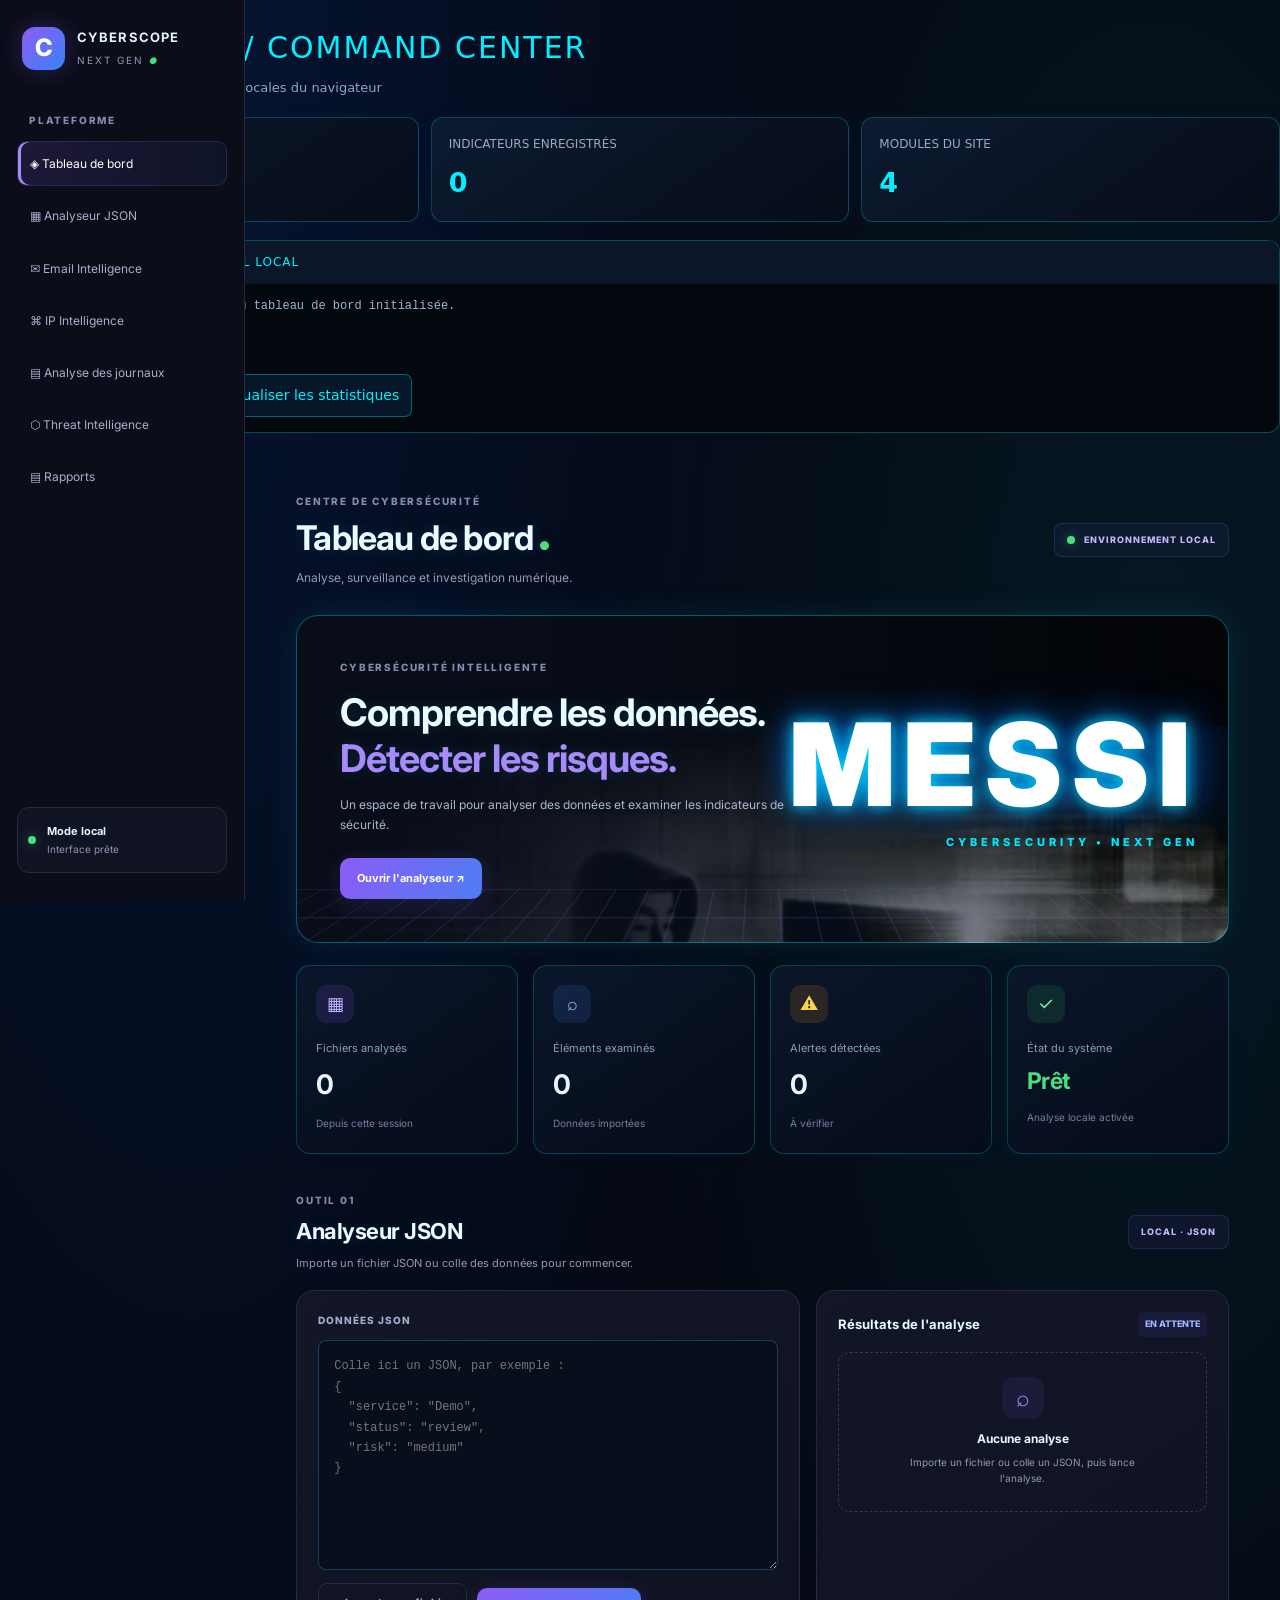
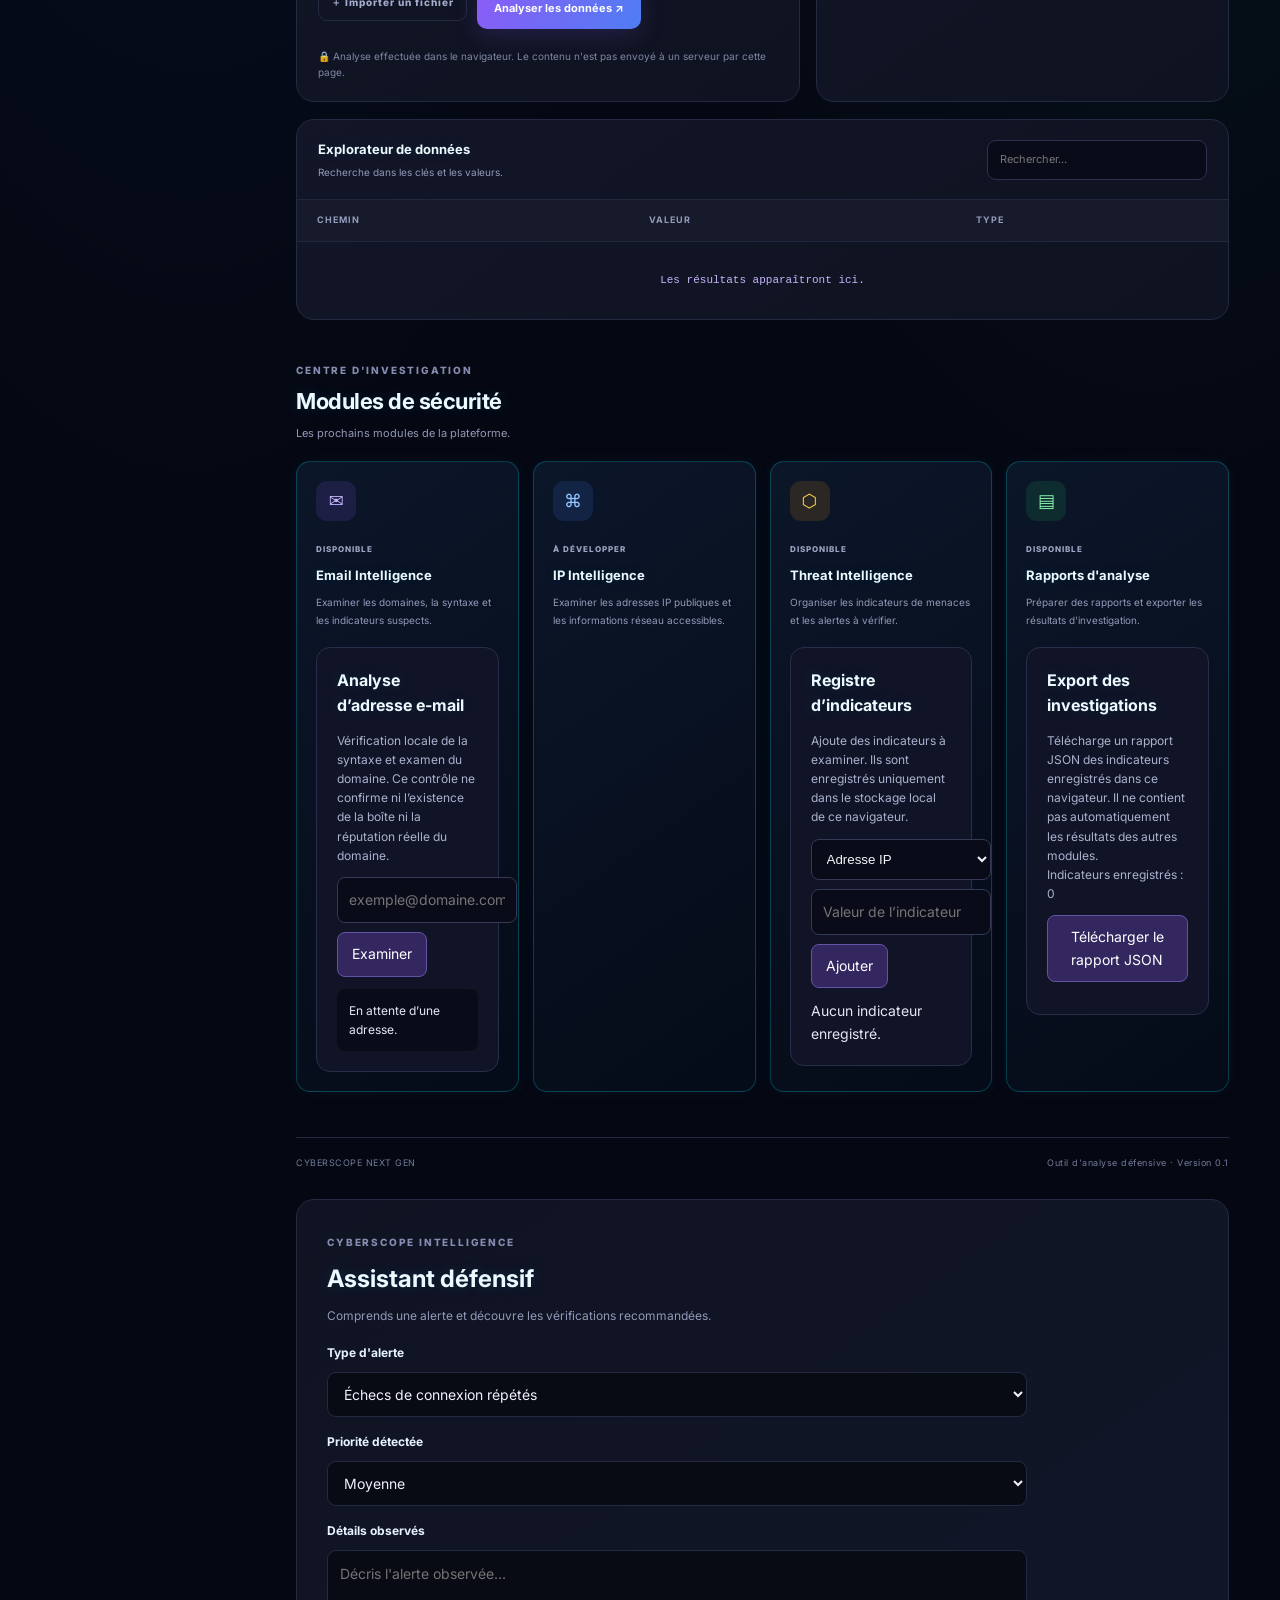
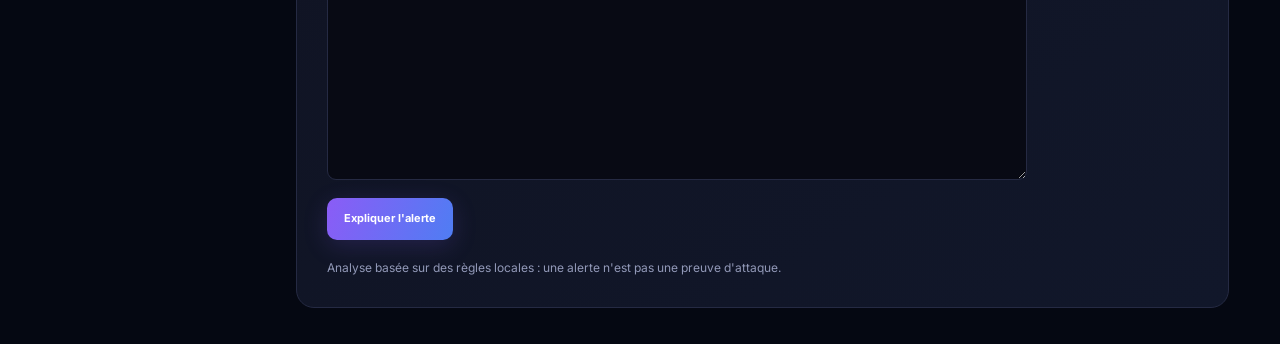
<file: index.html>
<!DOCTYPE html>
<html lang="fr">
<head>
  <meta charset="UTF-8">
  <meta name="viewport" content="width=device-width, initial-scale=1.0">
  <meta name="theme-color" content="#090b18">
  <title>CYBERSCOPE NEXT GEN</title>
  <link rel="stylesheet" href="css/style.css">
</head>
<body>
  <div class="layout">
    <aside class="sidebar">
      <div class="brand">
        <div class="brand-icon">C</div>
        <div>
          <strong>CYBERSCOPE</strong>
          <span>NEXT GEN <i>●</i></span>
        </div>
      </div>

      <div class="menu-label">PLATEFORME</div>
      <nav>
        <a class="nav-link active" href="#dashboard">◈ Tableau de bord</a>
        <a class="nav-link" href="#json">▦ Analyseur JSON</a>
        <a class="nav-link" href="#email">✉ Email Intelligence</a>
        <a class="nav-link" href="ip-intelligence.html">⌘ IP Intelligence</a>
        <a class="nav-link" href="logs.html">▤ Analyse des journaux</a>
        <a class="nav-link" href="#threats">⬡ Threat Intelligence</a>
        <a class="nav-link" href="#reports">▤ Rapports</a>
      </nav>

      <div class="sidebar-bottom">
        <div class="status-dot"></div>
        <div>
          <strong>Mode local</strong>
          <span>Interface prête</span>
        </div>
      </div>
    </aside>

    <main class="main-content" id="dashboard">
      <header class="topbar">
        <div>
          <div class="eyebrow">CENTRE DE CYBERSÉCURITÉ</div>
          <h1>Tableau de bord <span>●</span></h1>
          <p>Analyse, surveillance et investigation numérique.</p>
        </div>
        <div class="top-badge"><span></span> ENVIRONNEMENT LOCAL</div>
      </header>

      <section class="welcome-panel">
        <div class="welcome-text">
          <div class="eyebrow">CYBERSÉCURITÉ INTELLIGENTE</div>
          <h2>Comprendre les données.<br><span>Détecter les risques.</span></h2>
          <p>Un espace de travail pour analyser des données et examiner les indicateurs de sécurité.</p>
          <a href="#json" class="primary-button">Ouvrir l'analyseur ↗</a>
        </div>
<div class="messi-visual">
  <div class="messi-overlay"></div>
  <div class="messi-name">MESSI</div>
  <div class="messi-caption">CYBERSECURITY • NEXT GEN</div>
</div>        <div class="grid-decoration"></div>
      </section>

      <section class="stats-grid">
        <article class="stat-card">
          <div class="stat-icon purple">▦</div>
          <span>Fichiers analysés</span>
          <strong id="filesCount">0</strong>
          <small>Depuis cette session</small>
        </article>
        <article class="stat-card">
          <div class="stat-icon blue">⌕</div>
          <span>Éléments examinés</span>
          <strong id="itemsCount">0</strong>
          <small>Données importées</small>
        </article>
        <article class="stat-card">
          <div class="stat-icon orange">⚠</div>
          <span>Alertes détectées</span>
          <strong id="alertsCount">0</strong>
          <small>À vérifier</small>
        </article>
        <article class="stat-card">
          <div class="stat-icon green">✓</div>
          <span>État du système</span>
          <strong class="healthy">Prêt</strong>
          <small>Analyse locale activée</small>
        </article>
      </section>

      <section class="workspace" id="json">
        <div class="section-heading">
          <div>
            <div class="eyebrow">OUTIL 01</div>
            <h2>Analyseur JSON</h2>
            <p>Importe un fichier JSON ou colle des données pour commencer.</p>
          </div>
          <span class="tool-tag">LOCAL · JSON</span>
        </div>

        <div class="analyzer-grid">
          <div class="input-panel">
            <label for="jsonInput">DONNÉES JSON</label>
            <textarea id="jsonInput" spellcheck="false" placeholder='Colle ici un JSON, par exemple :
{
  "service": "Demo",
  "status": "review",
  "risk": "medium"
}'></textarea>
            <div class="input-actions">
              <label class="file-button" for="jsonFile">＋ Importer un fichier</label>
              <input id="jsonFile" type="file" accept=".json,application/json" hidden>
              <button id="analyzeButton" class="primary-button" type="button">Analyser les données ↗</button>
            </div>
            <p class="privacy-note">🔒 Analyse effectuée dans le navigateur. Le contenu n'est pas envoyé à un serveur par cette page.</p>
          </div>

          <div class="results-panel">
            <div class="results-heading">
              <h3>Résultats de l'analyse</h3>
              <span id="resultStatus" class="result-status">EN ATTENTE</span>
            </div>
            <div id="summary" class="summary-box">
              <div class="empty-icon">⌕</div>
              <strong>Aucune analyse</strong>
              <p>Importe un fichier ou colle un JSON, puis lance l'analyse.</p>
            </div>
            <div id="alertsList" class="alerts-list"></div>
          </div>
        </div>

        <div class="table-panel">
          <div class="table-heading">
            <div>
              <h3>Explorateur de données</h3>
              <p>Recherche dans les clés et les valeurs.</p>
            </div>
            <input id="searchInput" type="search" placeholder="Rechercher..." aria-label="Rechercher dans les résultats">
          </div>
          <div class="table-scroll">
            <table>
              <thead>
                <tr><th>CHEMIN</th><th>VALEUR</th><th>TYPE</th></tr>
              </thead>
              <tbody id="dataTable">
                <tr><td colspan="3" class="empty-cell">Les résultats apparaîtront ici.</td></tr>
              </tbody>
            </table>
          </div>
        </div>
      </section>

      <section class="modules-section">
        <div class="section-heading">
          <div>
            <div class="eyebrow">CENTRE D'INVESTIGATION</div>
            <h2>Modules de sécurité</h2>
            <p>Les prochains modules de la plateforme.</p>
          </div>
        </div>
        <div class="modules-grid">
          <article class="module-card" id="email">
            <div class="module-icon purple">✉</div>
            <span class="module-state">À DÉVELOPPER</span>
            <h3>Email Intelligence</h3>
            <p>Examiner les domaines, la syntaxe et les indicateurs suspects.</p>
          </article>
          <article class="module-card" id="network">
            <div class="module-icon blue">⌘</div>
            <span class="module-state">À DÉVELOPPER</span>
            <h3>IP Intelligence</h3>
            <p>Examiner les adresses IP publiques et les informations réseau accessibles.</p>
          </article>
          <article class="module-card" id="threats">
            <div class="module-icon orange">⬡</div>
            <span class="module-state">À DÉVELOPPER</span>
            <h3>Threat Intelligence</h3>
            <p>Organiser les indicateurs de menaces et les alertes à vérifier.</p>
          </article>
          <article class="module-card" id="reports">
            <div class="module-icon green">▤</div>
            <span class="module-state">À DÉVELOPPER</span>
            <h3>Rapports d'analyse</h3>
            <p>Préparer des rapports et exporter les résultats d'investigation.</p>
          </article>
        </div>
      </section>

      <footer>
        <span>CYBERSCOPE NEXT GEN</span>
        <span>Outil d'analyse défensive · Version 0.1</span>
      </footer>
    
<section class="assistant-panel" id="defensive-assistant">
  <div class="assistant-heading">
    <span class="eyebrow">CYBERSCOPE INTELLIGENCE</span>
    <h2>Assistant défensif</h2>
    <p>Comprends une alerte et découvre les vérifications recommandées.</p>
  </div>

  <form id="assistant-form">
    <label for="assistant-type">Type d'alerte</label>
    <select id="assistant-type" required>
      <option value="repeated_authentication_failures">Échecs de connexion répétés</option>
      <option value="security_log_keyword">Erreur détectée dans un journal</option>
      <option value="unknown">Autre alerte</option>
    </select>

    <label for="assistant-severity">Priorité détectée</label>
    <select id="assistant-severity">
      <option value="high">Élevée</option>
      <option value="medium" selected>Moyenne</option>
      <option value="low">Faible</option>
    </select>

    <label for="assistant-reason">Détails observés</label>
    <textarea id="assistant-reason" rows="3" maxlength="1000"
      placeholder="Décris l'alerte observée…" required></textarea>

    <button class="primary-button" type="submit">Expliquer l'alerte</button>
  </form>

  <p id="assistant-status" role="status" aria-live="polite"></p>
  <div id="assistant-result" class="assistant-result" hidden></div>
  <p class="assistant-disclaimer">
    Analyse basée sur des règles locales : une alerte n'est pas une preuve d'attaque.
  </p>
</section>

</main>
  </div>

  <script src="js/history.js"></script>
  <script src="js/app.js"></script>
  <script src="js/modules.js"></script>
  <script src="js/dashboard.js"></script>
<script src="js/assistant.js"></script>
</body>
</html>
</file>
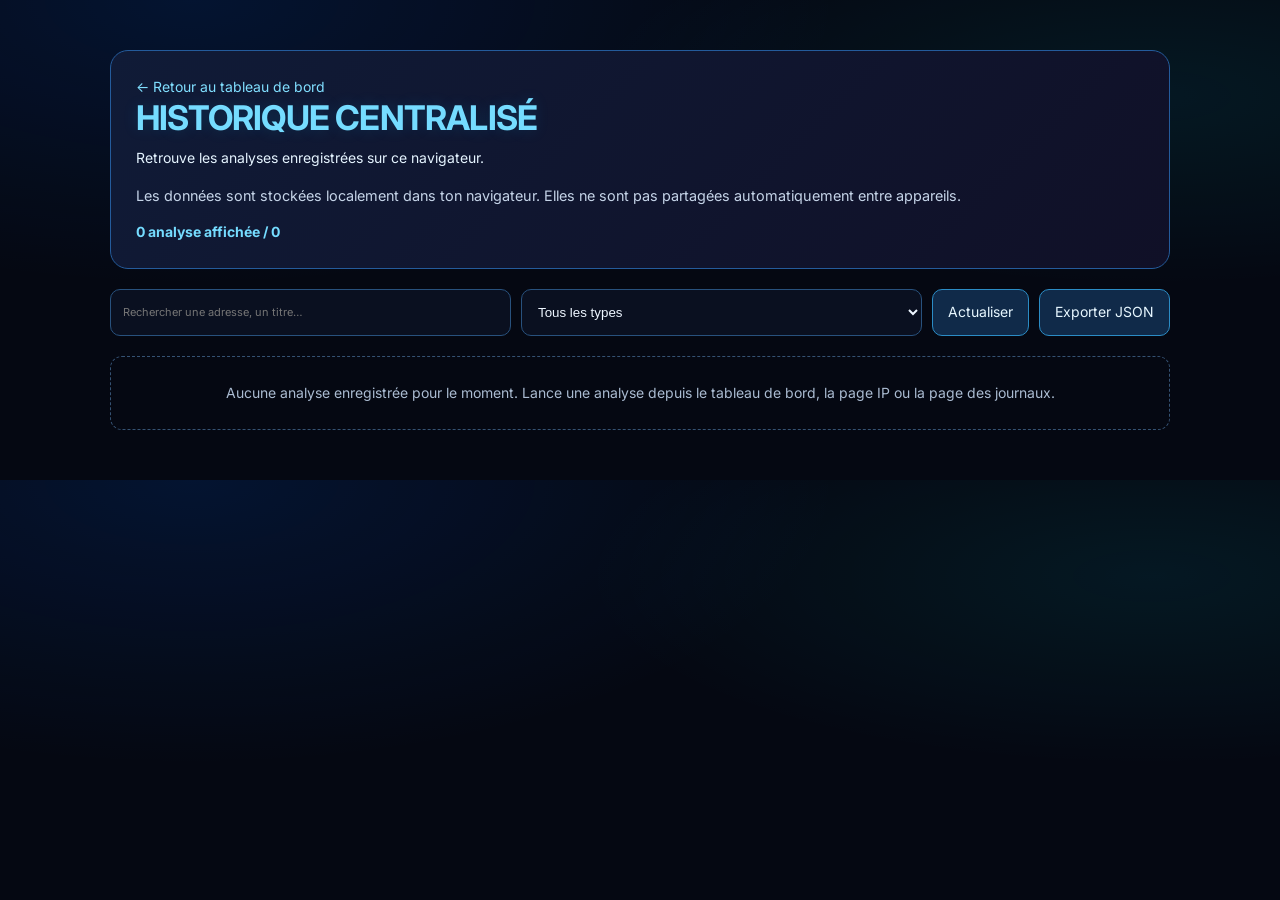
<file: history.html>
<!DOCTYPE html>
<html lang="fr">
<head>
  <meta charset="UTF-8">
  <meta name="viewport" content="width=device-width, initial-scale=1">
  <meta name="theme-color" content="#070b18">
  <title>Historique | CYBERSCOPE NEXT GEN</title>
  <link rel="stylesheet" href="css/style.css">
  <style>
    .history-wrap{max-width:1100px;margin:30px auto;padding:20px}
    .history-head{padding:25px;border:1px solid #245b9b;border-radius:18px;background:linear-gradient(135deg,#101b37,#101027);margin-bottom:20px}
    .history-head h1{margin:0 0 8px;color:#75dcff}
    .history-tools{display:flex;flex-wrap:wrap;gap:10px;margin:20px 0}
    .history-tools input,.history-tools select{flex:1;min-width:170px;padding:12px;background:#0a1020;color:#eef6ff;border:1px solid #28517d;border-radius:10px}
    .history-btn{padding:11px 15px;border:1px solid #2b8cc5;border-radius:10px;background:#102a49;color:#e7f7ff;cursor:pointer}
    .history-btn:hover{background:#16436b}
    .history-list{display:grid;gap:12px}
    .history-item{padding:17px;border:1px solid #253b5b;border-radius:13px;background:#0c1324;overflow-wrap:anywhere}
    .history-item h3{margin:0 0 8px;color:#a8eaff}
    .history-meta{font-size:.86rem;color:#9eb4ce;margin-bottom:10px}
    .history-item pre{white-space:pre-wrap;overflow-wrap:anywhere;max-height:240px;overflow:auto;color:#c8d8ef;background:#080d18;padding:12px;border-radius:8px}
    .history-empty{padding:25px;text-align:center;border:1px dashed #355273;border-radius:12px;color:#aabbd1}
    .history-count{color:#75dcff}
    .history-warning{font-size:.9rem;color:#c5d4e8}
    .history-back{color:#80dfff}
  </style>
</head>
<body>
  <main class="history-wrap">
    <section class="history-head">
      <a class="history-back" href="index.html">← Retour au tableau de bord</a>
      <h1>HISTORIQUE CENTRALISÉ</h1>
      <p>Retrouve les analyses enregistrées sur ce navigateur.</p>
      <p class="history-warning">Les données sont stockées localement dans ton navigateur. Elles ne sont pas partagées automatiquement entre appareils.</p>
      <strong class="history-count" id="historyCount">0 analyse</strong>
    </section>

    <section class="history-tools" aria-label="Recherche et filtres">
      <input id="historySearch" type="search" placeholder="Rechercher une adresse, un titre…">
      <select id="historyType" aria-label="Filtrer par type">
        <option value="all">Tous les types</option>
        <option value="json">Analyse JSON</option>
        <option value="logs">Analyse des journaux</option>
        <option value="ip">Analyse IP</option>
      </select>
      <button class="history-btn" id="historyRefresh" type="button">Actualiser</button>
      <button class="history-btn" id="historyExport" type="button">Exporter JSON</button>
    </section>

    <section id="historyList" class="history-list" aria-live="polite"></section>
  </main>
  <script src="js/history.js"></script>
  <script>
    "use strict";
    const list = document.getElementById("historyList");
    const search = document.getElementById("historySearch");
    const typeFilter = document.getElementById("historyType");
    const count = document.getElementById("historyCount");

    function safeText(value) {
      return String(value ?? "");
    }

    function renderHistory() {
      const all = window.CyberScopeHistory.read();
      const query = search.value.trim().toLowerCase();
      const type = typeFilter.value;
      const filtered = all.filter(entry => {
        const matchesType = type === "all" || entry.type === type;
        const searchable = [
          entry.title,
          entry.type,
          entry.date,
          JSON.stringify(entry.details || {})
        ].join(" ").toLowerCase();
        return matchesType && searchable.includes(query);
      });

      count.textContent = `${filtered.length} analyse${filtered.length > 1 ? "s" : ""} affichée${filtered.length > 1 ? "s" : ""} / ${all.length}`;

      list.replaceChildren();

      if (!filtered.length) {
        const empty = document.createElement("div");
        empty.className = "history-empty";
        empty.textContent = all.length
          ? "Aucun résultat. Essaie un autre mot ou filtre."
          : "Aucune analyse enregistrée pour le moment. Lance une analyse depuis le tableau de bord, la page IP ou la page des journaux.";
        list.appendChild(empty);
        return;
      }

      for (const entry of filtered) {
        const card = document.createElement("article");
        card.className = "history-item";

        const heading = document.createElement("h3");
        heading.textContent = entry.title || "Analyse sans titre";

        const meta = document.createElement("div");
        meta.className = "history-meta";
        const date = new Date(entry.date);
        meta.textContent = `${entry.type.toUpperCase()} · ${
          Number.isNaN(date.getTime()) ? entry.date : date.toLocaleString("fr-FR")
        }`;

        const details = document.createElement("pre");
        details.textContent = JSON.stringify(entry.details || {}, null, 2);

        card.append(heading, meta, details);
        list.appendChild(card);
      }
    }

    search.addEventListener("input", renderHistory);
    typeFilter.addEventListener("change", renderHistory);
    document.getElementById("historyRefresh").addEventListener("click", renderHistory);
    document.getElementById("historyExport").addEventListener("click", () => {
      const data = window.CyberScopeHistory.read();
      const blob = new Blob([JSON.stringify(data, null, 2)], {type:"application/json"});
      const url = URL.createObjectURL(blob);
      const link = document.createElement("a");
      link.href = url;
      link.download = "cyberscope-historique.json";
      link.click();
      setTimeout(() => URL.revokeObjectURL(url), 1000);
    });

    renderHistory();
  </script>
</body>
</html>
</file>
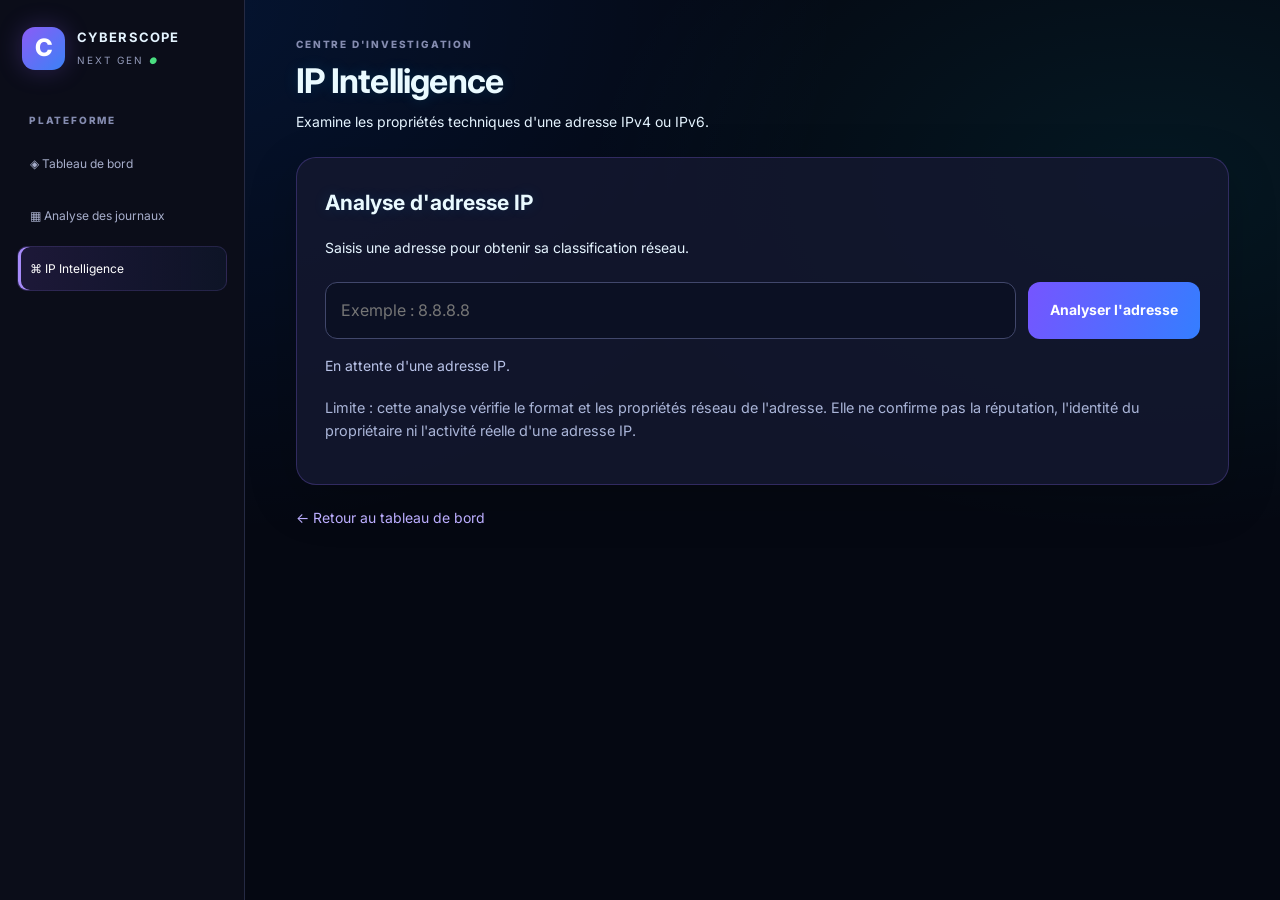
<file: ip-intelligence.html>
<!DOCTYPE html>
<html lang="fr">
<head>
  <meta charset="UTF-8">
  <meta name="viewport" content="width=device-width, initial-scale=1.0">
  <meta name="theme-color" content="#090b18">
  <title>IP Intelligence | CYBERSCOPE NEXT GEN</title>
  <link rel="stylesheet" href="css/style.css">
  <style>
    .ip-page {
      max-width: 1000px;
      margin: 0 auto;
    }

    .ip-panel {
      margin-top: 24px;
      padding: 28px;
      background: rgba(20, 24, 48, .85);
      border: 1px solid rgba(145, 110, 255, .25);
      border-radius: 20px;
      box-shadow: 0 15px 50px rgba(0, 0, 0, .18);
    }

    .ip-form {
      display: flex;
      gap: 12px;
      margin-top: 22px;
      flex-wrap: wrap;
    }

    .ip-form input {
      flex: 1;
      min-width: 180px;
      padding: 15px;
      border-radius: 12px;
      border: 1px solid #41476b;
      background: #0b1023;
      color: #fff;
      font-size: 16px;
    }

    .ip-form button {
      padding: 15px 22px;
      border: 0;
      border-radius: 12px;
      background: linear-gradient(110deg, #7655ff, #347eff);
      color: white;
      font-weight: bold;
      cursor: pointer;
    }

    .ip-form button:disabled {
      opacity: .6;
      cursor: wait;
    }

    .ip-status {
      margin-top: 16px;
      color: #b9c3e8;
      overflow-wrap: anywhere;
    }

    .ip-results {
      display: none;
      margin-top: 24px;
    }

    .ip-results.visible {
      display: block;
    }

    .ip-badge {
      display: inline-block;
      padding: 7px 12px;
      border-radius: 30px;
      background: rgba(117, 85, 255, .18);
      color: #c9bbff;
      border: 1px solid rgba(145, 110, 255, .3);
    }

    .ip-grid {
      display: grid;
      grid-template-columns: repeat(auto-fit, minmax(150px, 1fr));
      gap: 12px;
      margin: 20px 0;
    }

    .ip-item {
      padding: 16px;
      background: #0c1228;
      border: 1px solid #252d4b;
      border-radius: 12px;
      overflow-wrap: anywhere;
    }

    .ip-item small {
      display: block;
      color: #9ba8d0;
      margin-bottom: 8px;
    }

    .ip-item strong {
      color: #f1f3ff;
    }

    .ip-recommendations {
      padding-left: 22px;
      line-height: 1.8;
      color: #d1d8f5;
    }

    .ip-back {
      display: inline-block;
      margin-top: 22px;
      color: #bcaeff;
    }

    .ip-note {
      color: #aab5d8;
      font-size: .9rem;
      line-height: 1.6;
      margin-top: 18px;
    }
  </style>
</head>
<body>
  <div class="layout">
    <aside class="sidebar">
      <div class="brand">
        <div class="brand-icon">C</div>
        <div>
          <strong>CYBERSCOPE</strong>
          <span>NEXT GEN <i>●</i></span>
        </div>
      </div>

      <div class="menu-label">PLATEFORME</div>
      <nav>
        <a class="nav-link" href="index.html">◈ Tableau de bord</a>
        <a class="nav-link" href="logs.html">▦ Analyse des journaux</a>
        <a class="nav-link active" href="ip-intelligence.html">⌘ IP Intelligence</a>
      </nav>
    </aside>

    <main class="main-content">
      <div class="ip-page">
        <div class="eyebrow">CENTRE D'INVESTIGATION</div>
        <h1>IP Intelligence</h1>
        <p>Examine les propriétés techniques d'une adresse IPv4 ou IPv6.</p>

        <section class="ip-panel">
          <h2>Analyse d'adresse IP</h2>
          <p>Saisis une adresse pour obtenir sa classification réseau.</p>

          <form id="ipForm" class="ip-form">
            <input
              id="ipInput"
              name="ip"
              type="text"
              placeholder="Exemple : 8.8.8.8"
              autocomplete="off"
              spellcheck="false"
              required
              maxlength="100"
              aria-label="Adresse IP à analyser"
            >
            <button id="analyzeButton" type="submit">Analyser l'adresse</button>
          </form>

          <div id="ipStatus" class="ip-status" role="status" aria-live="polite">
            En attente d'une adresse IP.
          </div>

          <div id="ipResults" class="ip-results">
            <h3>Résultat de l'analyse</h3>
            <p><span id="ipBadge" class="ip-badge"></span></p>

            <div class="ip-grid">
              <div class="ip-item">
                <small>Adresse examinée</small>
                <strong id="resultAddress">—</strong>
              </div>
              <div class="ip-item">
                <small>Version IP</small>
                <strong id="resultVersion">—</strong>
              </div>
              <div class="ip-item">
                <small>Adresse publique</small>
                <strong id="resultGlobal">—</strong>
              </div>
              <div class="ip-item">
                <small>Adresse privée</small>
                <strong id="resultPrivate">—</strong>
              </div>
              <div class="ip-item">
                <small>Boucle locale</small>
                <strong id="resultLoopback">—</strong>
              </div>
              <div class="ip-item">
                <small>Adresse réservée</small>
                <strong id="resultReserved">—</strong>
              </div>
            </div>

            <h3>Recommandations</h3>
            <ul id="ipRecommendations" class="ip-recommendations"></ul>

            <button id="downloadReport" type="button" class="primary-button">
              Télécharger le rapport JSON
            </button>
          </div>

          <p class="ip-note">
            Limite : cette analyse vérifie le format et les propriétés réseau
            de l'adresse. Elle ne confirme pas la réputation, l'identité du
            propriétaire ni l'activité réelle d'une adresse IP.
          </p>
        </section>

        <a class="ip-back" href="index.html">← Retour au tableau de bord</a>
      </div>
    </main>
  </div>

  <script src="js/history.js"></script>
  <script src="js/ip-intelligence.js"></script>
</body>
</html>
</file>
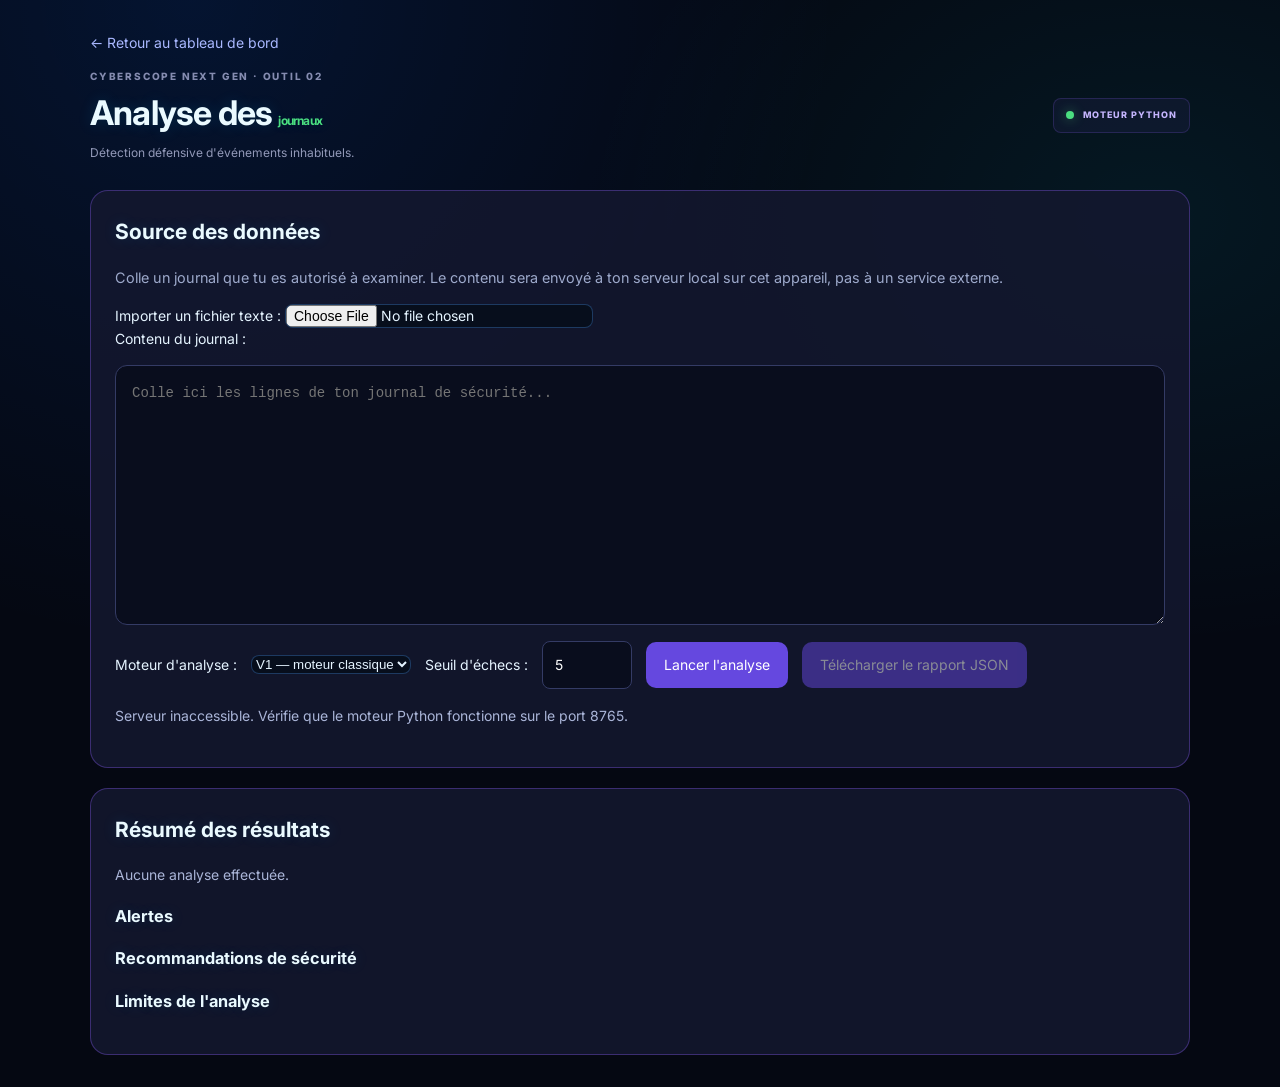
<file: logs.html>
<!DOCTYPE html>
<html lang="fr">
<head>
  <meta charset="UTF-8">
  <meta name="viewport" content="width=device-width, initial-scale=1">
  <meta name="theme-color" content="#090b18">
  <title>CYBERSCOPE — Analyse des journaux</title>
  <link rel="stylesheet" href="css/style.css">
  <style>
    .log-workspace { max-width: 1100px; margin: 32px auto; }
    .log-panel {
      background: rgba(20, 24, 48, .85);
      border: 1px solid rgba(139, 92, 246, .35);
      border-radius: 18px;
      padding: 24px;
      margin: 20px 0;
    }
    .log-panel textarea {
      width: 100%;
      min-height: 260px;
      box-sizing: border-box;
      background: #090d1d;
      color: #e8eaff;
      border: 1px solid #343b65;
      border-radius: 12px;
      padding: 16px;
      resize: vertical;
      font: 14px/1.6 monospace;
    }
    .log-controls {
      display: flex;
      flex-wrap: wrap;
      align-items: center;
      gap: 14px;
      margin-top: 16px;
    }
    .log-controls input {
      width: 90px;
      padding: 12px;
      color: #fff;
      background: #090d1d;
      border: 1px solid #343b65;
      border-radius: 8px;
    }
    .log-message { margin: 16px 0; color: #aab5d8; overflow-wrap: anywhere; }
    .log-alert {
      padding: 16px;
      margin: 12px 0;
      background: #10162c;
      border: 1px solid #343b65;
      border-radius: 12px;
      overflow-wrap: anywhere;
    }
    .log-alert.high { border-left: 4px solid #fb7185; }
    .log-alert.medium { border-left: 4px solid #fbbf24; }
    .log-alert strong { display: block; margin-bottom: 8px; }
    .log-alert p { margin: 6px 0; color: #c3cbe5; }
    .log-actions { display: flex; gap: 12px; flex-wrap: wrap; }
    .log-button {
      display: inline-block;
      padding: 12px 18px;
      color: white;
      background: #6548df;
      border: 0;
      border-radius: 10px;
      cursor: pointer;
      text-decoration: none;
    }
    .log-button:disabled { opacity: .5; cursor: wait; }
    .log-back { color: #a9b8ff; }
    .log-note { color: #9da9cb; font-size: .9rem; line-height: 1.6; }
  </style>
</head>
<body>
  <main class="log-workspace">
    <p><a class="log-back" href="index.html">← Retour au tableau de bord</a></p>

    <header class="topbar">
      <div>
        <div class="eyebrow">CYBERSCOPE NEXT GEN · OUTIL 02</div>
        <h1>Analyse des <span>journaux</span></h1>
        <p>Détection défensive d'événements inhabituels.</p>
      </div>
      <div class="top-badge"><span></span> MOTEUR PYTHON</div>
    </header>

    <section class="log-panel">
      <h2>Source des données</h2>
      <p class="log-note">
        Colle un journal que tu es autorisé à examiner. Le contenu sera envoyé
        à ton serveur local sur cet appareil, pas à un service externe.
      </p>

      <label for="logFile">Importer un fichier texte :</label>
      <input id="logFile" type="file" accept=".log,.txt,text/plain">

      <p><label for="logInput">Contenu du journal :</label></p>
      <textarea id="logInput" spellcheck="false"
        placeholder="Colle ici les lignes de ton journal de sécurité..."></textarea>

      <div class="log-controls">
        <label for="engineVersion">Moteur d'analyse :</label>
        <select id="engineVersion">
          <option value="v1">V1 — moteur classique</option>
          <option value="v2">V2 — moteur amélioré</option>
        </select>
        <label for="threshold">Seuil d'échecs :</label>
        <input id="threshold" type="number" min="1" max="1000" value="5">
        <button id="runAnalysis" class="log-button" type="button">
          Lancer l'analyse
        </button>
        <button id="downloadReport" class="log-button" type="button" disabled>
          Télécharger le rapport JSON
        </button>
      </div>

      <p id="logStatus" class="log-message" role="status" aria-live="polite">
        En attente d'un journal.
      </p>
    </section>

    <section class="log-panel">
      <h2>Résumé des résultats</h2>
      <div id="logSummary" class="log-message">Aucune analyse effectuée.</div>
      <h3>Alertes</h3>
      <div id="logAlerts"></div>
      <h3>Recommandations de sécurité</h3>
      <ul id="logRecommendations" class="log-note"></ul>
      <h3>Limites de l'analyse</h3>
      <ul id="logLimitations" class="log-note"></ul>
    </section>
  </main>

  <script src="js/history.js"></script>
  <script src="js/logs.js"></script>
</body>
</html>
</file>
<file: css/style.css>
@import url('https://fonts.googleapis.com/css2?family=Inter:wght@400;500;600;700;800&display=swap');

:root {
  --bg: #080a14;
  --panel: #101322;
  --panel2: #14182b;
  --border: #252a43;
  --text: #f0f1ff;
  --muted: #9299b8;
  --purple: #a78bfa;
  --blue: #60a5fa;
  --green: #4ade80;
  --orange: #fbbf24;
  --radius: 18px;
}

* { box-sizing: border-box; }

html { scroll-behavior: smooth; }

body {
  margin: 0;
  color: var(--text);
  background:
    radial-gradient(ellipse at 75% 0%, #25204b55, transparent 35%),
    var(--bg);
  font-family: Inter, system-ui, sans-serif;
  font-size: 14px;
  line-height: 1.6;
}

button, input, textarea { font: inherit; }
button, a, label { -webkit-tap-highlight-color: transparent; }

a { color: inherit; text-decoration: none; }

.layout { min-height: 100vh; }

.sidebar {
  width: 245px;
  position: fixed;
  inset: 0 auto 0 0;
  display: flex;
  flex-direction: column;
  padding: 27px 17px;
  background: #0b0d19;
  border-right: 1px solid var(--border);
  z-index: 10;
}

.brand {
  display: flex;
  align-items: center;
  gap: 12px;
  margin: 0 0 42px 5px;
}

.brand-icon {
  display: grid;
  place-items: center;
  width: 43px;
  height: 43px;
  border-radius: 13px;
  color: white;
  font-size: 24px;
  font-weight: 800;
  background: linear-gradient(135deg, #8b5cf6, #3b82f6);
  box-shadow: 0 0 25px #8b5cf644;
}

.brand strong { display: block; font-size: 13px; letter-spacing: 1.1px; }
.brand span { color: var(--muted); font-size: 10px; letter-spacing: 2px; }
.brand i { color: var(--green); font-size: 9px; }

.menu-label, .eyebrow {
  color: #858cb0;
  font-size: 10px;
  font-weight: 800;
  letter-spacing: 1.8px;
}

.menu-label { padding-left: 12px; margin-bottom: 13px; }

.sidebar nav { display: grid; gap: 7px; }

.nav-link {
  display: block;
  padding: 12px;
  border: 1px solid transparent;
  border-radius: 10px;
  color: #a7aecb;
  font-size: 12px;
  transition: .2s ease;
}

.nav-link:hover, .nav-link.active {
  color: white;
  border-color: #6250a344;
  background: linear-gradient(90deg, #8b5cf625, #3b82f610);
}

.nav-link.active { box-shadow: inset 3px 0 var(--purple); }

.sidebar-bottom {
  display: flex;
  align-items: center;
  gap: 11px;
  margin-top: auto;
  padding: 15px 10px;
  border: 1px solid var(--border);
  border-radius: 12px;
  background: var(--panel);
}

.status-dot, .top-badge span {
  width: 8px;
  height: 8px;
  border-radius: 50%;
  background: var(--green);
  box-shadow: 0 0 12px #4ade8077;
}

.sidebar-bottom strong, .sidebar-bottom span { display: block; }
.sidebar-bottom strong { font-size: 11px; }
.sidebar-bottom span { color: var(--muted); font-size: 10px; }

.main-content {
  max-width: 1700px;
  margin-left: 245px;
  padding: 36px clamp(20px, 4vw, 55px);
}

.topbar {
  display: flex;
  justify-content: space-between;
  align-items: center;
  gap: 20px;
  margin-bottom: 28px;
}

h1, h2, h3, p { margin-top: 0; }

h1 { font-size: clamp(25px, 3vw, 34px); line-height: 1.2; margin: 9px 0; letter-spacing: -.8px; }
h1 span { color: var(--green); font-size: 12px; }
.topbar p, .section-heading p { color: var(--muted); margin: 0; font-size: 12px; }

.top-badge, .tool-tag {
  display: flex;
  align-items: center;
  gap: 9px;
  white-space: nowrap;
  padding: 9px 12px;
  color: #c4b5fd;
  border: 1px solid #8b5cf633;
  border-radius: 8px;
  background: #8b5cf610;
  font-size: 9px;
  font-weight: 800;
  letter-spacing: 1px;
}

.welcome-panel {
  position: relative;
  overflow: hidden;
  min-height: 260px;
  padding: clamp(25px, 4vw, 43px);
  border: 1px solid #5e4ca655;
  border-radius: 22px;
  background:
    radial-gradient(circle at 80% 35%, #4f46e533, transparent 30%),
    linear-gradient(115deg, #17152e, #11182c 65%, #101b35);
}

.welcome-text { position: relative; z-index: 2; max-width: 560px; }
.welcome-text h2 { font-size: clamp(26px, 3.5vw, 38px); line-height: 1.22; margin: 14px 0; letter-spacing: -1px; }
.welcome-text h2 span { color: var(--purple); }
.welcome-text p { max-width: 460px; color: #aeb5d2; font-size: 12px; margin-bottom: 24px; }

.primary-button {
  display: inline-flex;
  justify-content: center;
  align-items: center;
  padding: 12px 17px;
  border: 0;
  border-radius: 10px;
  color: white;
  background: linear-gradient(110deg, #8b5cf6, #4f7df3);
  font-weight: 700;
  font-size: 11px;
  cursor: pointer;
  box-shadow: 0 6px 24px #7357df33;
  transition: transform .2s, filter .2s;
}

.primary-button:hover { transform: translateY(-2px); filter: brightness(1.12); }

.orb {
  position: absolute;
  width: 180px;
  height: 180px;
  right: 10%;
  top: 35px;
  display: grid;
  place-items: center;
  border-radius: 50%;
  border: 1px solid #a78bfa66;
  background: radial-gradient(circle, #7c3aed30, #2563eb12 60%, transparent 70%);
  box-shadow: 0 0 70px #6d5bd022, inset 0 0 40px #8b5cf622;
  animation: float 5s ease-in-out infinite;
}

.orb::before, .orb::after {
  content: "";
  position: absolute;
  inset: 17px;
  border: 1px solid #60a5fa55;
  border-radius: 50%;
  transform: rotateX(65deg);
}

.orb::after { transform: rotateY(65deg); border-color: #c4b5fd66; }

.orb-inner {
  display: grid;
  place-items: center;
  width: 75px;
  height: 75px;
  border: 1px solid #c4b5fd88;
  border-radius: 23px;
  color: white;
  background: linear-gradient(135deg, #8b5cf6bb, #2563ebbb);
  box-shadow: 0 0 40px #8b5cf655;
  font-size: 23px;
  font-weight: 800;
}

.grid-decoration {
  position: absolute;
  inset: auto 0 0;
  height: 55px;
  opacity: .2;
  background-image: linear-gradient(#8b5cf6 1px, transparent 1px), linear-gradient(90deg, #8b5cf6 1px, transparent 1px);
  background-size: 30px 30px;
  transform: perspective(150px) rotateX(30deg) scale(1.2);
}

@keyframes float {
  0%, 100% { transform: translateY(0); }
  50% { transform: translateY(-10px); }
}

.stats-grid {
  display: grid;
  grid-template-columns: repeat(4, minmax(0, 1fr));
  gap: 15px;
  margin: 22px 0 38px;
}

.stat-card, .input-panel, .results-panel, .table-panel, .module-card {
  border: 1px solid var(--border);
  border-radius: var(--radius);
  background: linear-gradient(145deg, #131627, #0f1220);
}

.stat-card { padding: 19px; min-width: 0; }
.stat-icon, .module-icon { display: grid; place-items: center; border-radius: 11px; font-size: 18px; }
.stat-icon { width: 38px; height: 38px; margin-bottom: 17px; }
.purple { color: #c4b5fd; background: #8b5cf622; }
.blue { color: #93c5fd; background: #3b82f622; }
.orange { color: #fcd34d; background: #f59e0b22; }
.green { color: #86efac; background: #22c55e22; }

.stat-card > span { display: block; color: var(--muted); font-size: 11px; }
.stat-card > strong { display: block; margin: 5px 0; font-size: 27px; letter-spacing: -.7px; }
.stat-card small { color: #777f9f; font-size: 10px; }
.stat-card .healthy { color: var(--green); font-size: 23px; }

.workspace { scroll-margin-top: 20px; }
.section-heading { display: flex; justify-content: space-between; align-items: center; gap: 20px; margin-bottom: 18px; }
.section-heading h2 { margin: 6px 0; font-size: 22px; letter-spacing: -.5px; }
.section-heading p { font-size: 11px; }

.analyzer-grid { display: grid; grid-template-columns: minmax(0, 1.1fr) minmax(0, .9fr); gap: 16px; }
.input-panel, .results-panel { padding: 21px; min-width: 0; }

.input-panel > label, .input-panel label:first-child {
  display: block;
  margin-bottom: 12px;
  color: #a5adcc;
  font-size: 10px;
  font-weight: 800;
  letter-spacing: 1px;
}

textarea {
  display: block;
  width: 100%;
  min-height: 230px;
  padding: 15px;
  resize: vertical;
  outline: none;
  color: #c4b5fd;
  border: 1px solid #2b3150;
  border-radius: 11px;
  background: #090c18;
  font: 12px/1.7 ui-monospace, SFMono-Regular, Consolas, monospace;
  transition: border-color .2s;
}

textarea:focus, input:focus { border-color: #8b5cf6; }

.input-actions { display: flex; align-items: center; flex-wrap: wrap; gap: 10px; margin-top: 13px; }
.file-button { padding: 10px 12px; border: 1px solid var(--border); border-radius: 9px; color: #c0c7e3; cursor: pointer; font-size: 10px; }
.file-button:hover { border-color: var(--purple); }
.privacy-note { margin: 15px 0 0; color: #7e87a6; font-size: 10px; }

.results-heading { display: flex; justify-content: space-between; align-items: center; gap: 10px; margin-bottom: 15px; }
.results-heading h3, .table-heading h3 { margin: 0; font-size: 13px; }
.result-status { padding: 5px 7px; color: #a5b4fc; background: #6366f118; border-radius: 5px; font-size: 9px; font-weight: 800; }

.summary-box {
  display: flex;
  flex-direction: column;
  align-items: center;
  justify-content: center;
  min-height: 160px;
  padding: 20px;
  border: 1px dashed #303654;
  border-radius: 12px;
  text-align: center;
}

.empty-icon { display: grid; place-items: center; width: 42px; height: 42px; margin-bottom: 10px; border-radius: 12px; background: #8b5cf618; color: var(--purple); font-size: 23px; }
.summary-box strong { font-size: 12px; }
.summary-box p { margin: 6px 0 0; max-width: 250px; color: var(--muted); font-size: 10px; }

.alerts-list { display: grid; gap: 8px; margin-top: 10px; }
.alert-item { padding: 10px 12px; border: 1px solid #f59e0b33; border-radius: 9px; background: #f59e0b09; }
.alert-item strong { display: block; color: #fcd34d; font-size: 11px; }
.alert-item p { margin: 3px 0 0; color: #b3b8ce; font-size: 10px; overflow-wrap: anywhere; }
.alert-item.safe { border-color: #22c55e33; background: #22c55e08; }
.alert-item.safe strong { color: var(--green); }

.table-panel { margin-top: 17px; overflow: hidden; }
.table-heading { display: flex; justify-content: space-between; align-items: center; gap: 15px; padding: 19px 21px; }
.table-heading p { margin: 4px 0 0; color: var(--muted); font-size: 10px; }

input[type="search"] {
  width: min(220px, 48%);
  padding: 10px 12px;
  outline: none;
  border: 1px solid #2b3150;
  border-radius: 9px;
  color: var(--text);
  background: #090c18;
  font-size: 11px;
}

.table-scroll { overflow-x: auto; }
table { width: 100%; border-collapse: collapse; text-align: left; font-size: 11px; }
thead { background: #171a2b; color: #929bb9; font-size: 9px; letter-spacing: 1px; }
th, td { padding: 13px 20px; border-top: 1px solid #22273d; }
td { color: #c0c6dd; overflow-wrap: anywhere; }
td:first-child { color: #c4b5fd; font-family: ui-monospace, monospace; }
.type-tag { padding: 4px 7px; border-radius: 5px; color: #93c5fd; background: #3b82f61a; font-size: 9px; }
.empty-cell { padding: 30px; text-align: center; color: var(--muted); }

.modules-section { margin-top: 42px; }
.modules-grid { display: grid; grid-template-columns: repeat(4, minmax(0, 1fr)); gap: 14px; }
.module-card { padding: 19px; scroll-margin-top: 20px; transition: transform .2s, border-color .2s; }
.module-card:hover { transform: translateY(-3px); border-color: #6b5cb355; }
.module-icon { width: 40px; height: 40px; margin-bottom: 15px; }
.module-state { display: inline-block; margin-bottom: 9px; color: #9da5c3; font-size: 8px; font-weight: 800; letter-spacing: 1px; }
.module-card h3 { margin-bottom: 7px; font-size: 13px; }
.module-card p { margin-bottom: 0; color: var(--muted); font-size: 10px; line-height: 1.8; }

footer { display: flex; justify-content: space-between; flex-wrap: wrap; gap: 10px; margin-top: 45px; padding-top: 18px; border-top: 1px solid var(--border); color: #727b9a; font-size: 9px; letter-spacing: .5px; }

@media (max-width: 1100px) {
  .sidebar { width: 210px; }
  .main-content { margin-left: 210px; padding: 28px 23px; }
  .stats-grid, .modules-grid { grid-template-columns: repeat(2, minmax(0, 1fr)); }
  .orb { right: 4%; opacity: .7; }
}

@media (max-width: 760px) {
  .sidebar { position: relative; width: 100%; padding: 15px; border-right: 0; border-bottom: 1px solid var(--border); }
  .brand { margin: 0 0 15px; }
  .menu-label, .sidebar-bottom { display: none; }
  .sidebar nav { display: flex; overflow-x: auto; padding-bottom: 3px; }
  .nav-link { flex: 0 0 auto; padding: 9px 11px; font-size: 10px; }
  .main-content { margin-left: 0; padding: 23px 15px; }
  .topbar { align-items: flex-start; }
  .top-badge { display: none; }
  .welcome-panel { min-height: 250px; padding: 25px 20px; }
  .welcome-text { max-width: 100%; }
  .welcome-text h2 { font-size: 29px; }
  .welcome-text p { max-width: 300px; }
  .orb { width: 105px; height: 105px; top: 15px; right: -15px; opacity: .35; }
  .orb-inner { width: 47px; height: 47px; border-radius: 15px; font-size: 16px; }
  .stats-grid { gap: 10px; margin-bottom: 30px; }
  .stat-card { padding: 13px; }
  .stat-card > strong { font-size: 23px; }
  .stat-card > span { font-size: 10px; }
  .analyzer-grid { grid-template-columns: 1fr; }
  .input-panel, .results-panel { padding: 15px; }
  .modules-grid { gap: 10px; }
  .module-card { padding: 14px; }
  .section-heading h2 { font-size: 20px; }
  .tool-tag { font-size: 8px; }
  footer { font-size: 8px; }
}

@media (max-width: 390px) {
  .modules-grid { grid-template-columns: 1fr; }
  .welcome-text h2 { font-size: 26px; }
  .table-heading { align-items: flex-start; flex-direction: column; }
  input[type="search"] { width: 100%; }
}



/* CYBERSCOPE FUTURISTIC MODE */
:root {
  --cyber-bg: #050812;
  --cyber-panel: #0b1222;
  --cyber-blue: #168bff;
  --cyber-cyan: #00f0ff;
  --cyber-border: rgba(0, 240, 255, .22);
}

html {
  scroll-behavior: smooth;
}

body {
  background:
    radial-gradient(ellipse at 15% 0%, rgba(0, 100, 255, .13), transparent 42%),
    radial-gradient(ellipse at 90% 20%, rgba(0, 240, 255, .07), transparent 35%),
    var(--cyber-bg);
  color: #e5f4ff;
}

.module-card,
.card,
.panel,
.stat-card {
  background: linear-gradient(145deg, rgba(12, 23, 43, .96),
    rgba(5, 12, 25, .96));
  border: 1px solid var(--cyber-border);
  border-radius: 14px;
  box-shadow: 0 0 18px rgba(0, 140, 255, .05);
  transition: transform .22s ease, border-color .22s ease,
    box-shadow .22s ease;
}

.module-card:hover,
.card:hover,
.panel:hover,
.stat-card:hover {
  transform: translateY(-3px);
  border-color: var(--cyber-cyan);
  box-shadow: 0 0 22px rgba(0, 200, 255, .13);
}

h1, h2, h3 {
  color: #eafaff;
  text-shadow: 0 0 15px rgba(0, 180, 255, .16);
}

button,
.btn {
  border: 1px solid rgba(0, 240, 255, .45);
  border-radius: 8px;
  transition: background .2s ease, box-shadow .2s ease,
    transform .2s ease;
}

button:hover,
.btn:hover {
  box-shadow: 0 0 16px rgba(0, 220, 255, .2);
  transform: translateY(-1px);
}

input, textarea, select {
  background: #070e1c;
  color: #e5f4ff;
  border: 1px solid rgba(80, 160, 255, .3);
  border-radius: 8px;
}

input:focus, textarea:focus, select:focus {
  outline: 1px solid var(--cyber-cyan);
  box-shadow: 0 0 12px rgba(0, 240, 255, .12);
}

a {
  transition: color .2s ease;
}

a:hover {
  color: var(--cyber-cyan);
}

@media (prefers-reduced-motion: reduce) {
  *, *::before, *::after {
    scroll-behavior: auto !important;
    transition-duration: .01ms !important;
    animation-duration: .01ms !important;
  }
}

/* === CYBERSCOPE NEXT GEN : finition responsive === */

:root {
  --accent-glow: rgba(96, 165, 250, .16);
  --surface-hover: rgba(139, 92, 246, .12);
}

::selection {
  color: #fff;
  background: #6d5bd0;
}

button, input, textarea, select {
  transition: border-color .2s ease, box-shadow .2s ease,
              background-color .2s ease;
}

input:focus-visible,
textarea:focus-visible,
select:focus-visible,
button:focus-visible,
a:focus-visible {
  outline: 2px solid var(--blue);
  outline-offset: 3px;
}

.nav-link,
.primary-button,
.sidebar-bottom,
.welcome-panel {
  transition: border-color .2s ease, box-shadow .2s ease,
              transform .2s ease, background-color .2s ease;
}

.nav-link:hover {
  transform: translateX(3px);
}

.welcome-panel {
  box-shadow: 0 18px 60px rgba(0, 0, 0, .14);
}

@media (max-width: 900px) {
  .sidebar {
    width: 200px;
    padding: 20px 12px;
  }

  .main-content {
    margin-left: 200px;
    padding: 26px 20px;
  }

  .orb {
    right: 4%;
    width: 135px;
    height: 135px;
  }
}

@media (max-width: 650px) {
  .sidebar {
    position: relative;
    inset: auto;
    width: 100%;
    padding: 15px;
    border-right: 0;
    border-bottom: 1px solid var(--border);
  }

  .brand {
    margin: 0 0 16px;
  }

  .sidebar nav {
    display: flex;
    flex-wrap: wrap;
    gap: 6px;
  }

  .nav-link {
    padding: 9px 10px;
    font-size: 11px;
  }

  .sidebar-bottom {
    margin-top: 14px;
  }

  .main-content {
    margin-left: 0;
    padding: 22px 14px;
  }

  .topbar {
    align-items: flex-start;
    flex-direction: column;
    gap: 12px;
  }

  .welcome-panel {
    min-height: 0;
    padding: 23px 18px;
  }

  .welcome-text {
    max-width: 100%;
  }

  .welcome-text h2 {
    font-size: 27px;
  }

  .orb {
    display: none;
  }

  .primary-button {
    max-width: 100%;
  }
}

@media (prefers-reduced-motion: reduce) {
  *, *::before, *::after {
    scroll-behavior: auto !important;
    animation-duration: .01ms !important;
    animation-iteration-count: 1 !important;
    transition-duration: .01ms !important;
  }
}

/* === CYBERSCOPE NEXT GEN : finition responsive === */

:root {
  --accent-glow: rgba(96, 165, 250, .16);
  --surface-hover: rgba(139, 92, 246, .12);
}

::selection {
  color: #fff;
  background: #6d5bd0;
}

button, input, textarea, select {
  transition: border-color .2s ease, box-shadow .2s ease,
              background-color .2s ease;
}

input:focus-visible,
textarea:focus-visible,
select:focus-visible,
button:focus-visible,
a:focus-visible {
  outline: 2px solid var(--blue);
  outline-offset: 3px;
}

.nav-link,
.primary-button,
.sidebar-bottom,
.welcome-panel {
  transition: border-color .2s ease, box-shadow .2s ease,
              transform .2s ease, background-color .2s ease;
}

.nav-link:hover {
  transform: translateX(3px);
}

.welcome-panel {
  box-shadow: 0 18px 60px rgba(0, 0, 0, .14);
}

@media (max-width: 900px) {
  .sidebar {
    width: 200px;
    padding: 20px 12px;
  }

  .main-content {
    margin-left: 200px;
    padding: 26px 20px;
  }

  .orb {
    right: 4%;
    width: 135px;
    height: 135px;
  }
}

@media (max-width: 650px) {
  .sidebar {
    position: relative;
    inset: auto;
    width: 100%;
    padding: 15px;
    border-right: 0;
    border-bottom: 1px solid var(--border);
  }

  .brand {
    margin: 0 0 16px;
  }

  .sidebar nav {
    display: flex;
    flex-wrap: wrap;
    gap: 6px;
  }

  .nav-link {
    padding: 9px 10px;
    font-size: 11px;
  }

  .sidebar-bottom {
    margin-top: 14px;
  }

  .main-content {
    margin-left: 0;
    padding: 22px 14px;
  }

  .topbar {
    align-items: flex-start;
    flex-direction: column;
    gap: 12px;
  }

  .welcome-panel {
    min-height: 0;
    padding: 23px 18px;
  }

  .welcome-text {
    max-width: 100%;
  }

  .welcome-text h2 {
    font-size: 27px;
  }

  .orb {
    display: none;
  }

  .primary-button {
    max-width: 100%;
  }
}

@media (prefers-reduced-motion: reduce) {
  *, *::before, *::after {
    scroll-behavior: auto !important;
    animation-duration: .01ms !important;
    animation-iteration-count: 1 !important;
    transition-duration: .01ms !important;
  }
}



/* Assistant défensif CYBERSCOPE */
.assistant-panel {
  margin-top: 28px;
  padding: clamp(20px, 3vw, 30px);
  border: 1px solid var(--border);
  border-radius: var(--radius);
  background: linear-gradient(145deg, var(--panel), #11172a);
}
.assistant-heading h2 { margin: 8px 0; font-size: 24px; }
.assistant-heading p, .assistant-disclaimer {
  color: var(--muted);
  font-size: 12px;
  line-height: 1.6;
}
#assistant-form { display: grid; gap: 10px; max-width: 700px; }
#assistant-form label { margin-top: 5px; font-size: 12px; font-weight: 700; }
#assistant-form input, #assistant-form select, #assistant-form textarea {
  box-sizing: border-box;
  width: 100%;
  padding: 12px;
  color: var(--text);
  background: var(--bg);
  border: 1px solid var(--border);
  border-radius: 9px;
  font: inherit;
}
#assistant-form textarea { resize: vertical; }
#assistant-form button { justify-self: start; margin-top: 8px; }
#assistant-status { font-size: 12px; color: var(--blue); }
.assistant-result {
  margin-top: 18px;
  padding: 18px;
  border: 1px solid var(--border);
  border-radius: 12px;
  background: var(--bg);
  overflow-wrap: anywhere;
}
.assistant-result h3 { margin-bottom: 8px; }
.assistant-result li { margin: 7px 0; line-height: 1.5; }
.assistant-result .assistant-priority { color: var(--orange); font-weight: 800; }
.assistant-disclaimer { margin: 18px 0 0; }
/* BANNIERE PERSONNELLE MESSI */
.welcome-panel {
  display: flex;
  align-items: center;
  min-height: 300px;
  background:
    linear-gradient(90deg, #080d18 0%, rgba(8,13,24,.92) 35%, rgba(8,13,24,.2) 100%),
    url("../assets/messi-hacker.jpg") center 35% / cover no-repeat;
  border: 1px solid rgba(0, 240, 255, .35);
  box-shadow: 0 0 30px rgba(0, 180, 255, .12);
}

.messi-visual {
  position: absolute;
  inset: 0;
  display: flex;
  flex-direction: column;
  justify-content: center;
  align-items: flex-end;
  padding: 30px;
  pointer-events: none;
}

.messi-overlay {
  position: absolute;
  inset: 0;
  background: linear-gradient(90deg, transparent 25%, rgba(3,8,18,.2));
}

.messi-name {
  position: relative;
  color: #fff;
  font-size: clamp(55px, 11vw, 115px);
  font-weight: 950;
  letter-spacing: 8px;
  line-height: 1;
  text-shadow: 0 0 15px #00d9ff, 0 0 40px #0077ff;
}

.messi-caption {
  position: relative;
  margin-top: 12px;
  color: #00eaff;
  font-size: 11px;
  font-weight: 800;
  letter-spacing: 4px;
}

@media (max-width: 650px) {
  .welcome-panel {
    min-height: 260px;
    background-position: 55% center;
  }

  .messi-visual {
    align-items: center;
    justify-content: flex-end;
    padding: 25px 10px;
  }

  .messi-name {
    font-size: 58px;
  }
}
</file>
